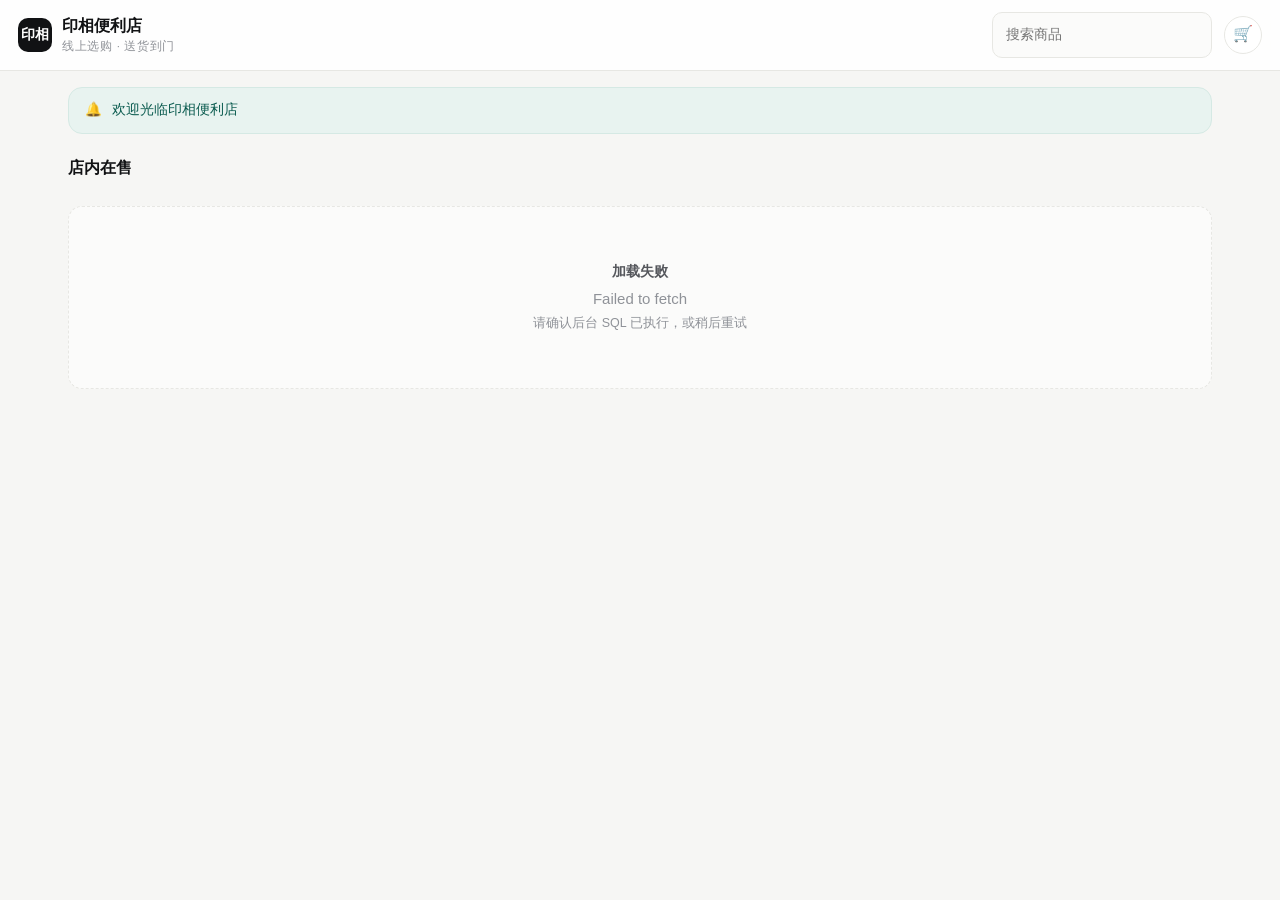
<file: index.html>
﻿<!DOCTYPE html>
<html lang="zh-CN">
<head>
<meta charset="UTF-8">
<meta name="viewport" content="width=device-width, initial-scale=1, viewport-fit=cover">
<meta name="theme-color" content="#f6f6f4">
<title>印相便利店 · 在线选购</title>
<meta name="description" content="印相便利店在线选购：饮料整箱更划算，手机号注册即可下单。">
<link rel="stylesheet" href="assets/css/style.css?v=1.8">
<link rel="icon" href="data:image/svg+xml,<svg xmlns='http://www.w3.org/2000/svg' viewBox='0 0 32 32'><rect width='32' height='32' rx='8' fill='%23111214'/><text x='16' y='22' font-size='16' font-family='sans-serif' font-weight='700' fill='%23fff' text-anchor='middle'>印</text></svg>">
</head>
<body>

<header class="topbar">
  <div class="brand">
    <div class="brand-mark">印相</div>
    <div class="brand-text">
      <div class="brand-name" id="shopName">印相便利店</div>
      <div class="brand-sub" id="shopHours">线上选购 · 送货到门</div>
    </div>
  </div>
  <div class="topbar-spacer"></div>
  <input class="input hidden" id="searchInput" placeholder="搜索商品" style="max-width:220px" autocomplete="off">
  <button class="btn btn-icon" id="btnOpenCart" title="购物车" style="position:relative">
    <span style="font-size:16px">🛒</span>
    <span id="cartDot" class="hidden" style="position:absolute;top:-2px;right:-2px;min-width:17px;height:17px;padding:0 4px;border-radius:9px;background:var(--accent);color:#fff;font-size:10px;line-height:17px;font-weight:600"></span>
  </button>
</header>

<main class="page">
  <div class="wrap">

    <!-- ============================ 商品 ============================ -->
    <section id="viewShop">
      <div class="notice" id="noticeBar">
        <span>🔔</span><span id="noticeText">欢迎光临印相便利店</span>
      </div>

      <!-- 首页秒杀横条（有活动才显示） -->
      <div id="homeSeckill" class="home-seckill hidden">
        <div class="hs-head" data-hs-go>
          <span class="hs-title">⚡ 限时秒杀</span>
          <span class="hs-countdown" id="hsCountdown"></span>
          <span class="hs-more">全部 ›</span>
        </div>
        <div class="hs-scroll" id="hsList"></div>
      </div>

      <div class="section">
        <div class="section-head">
          <h2>店内在售</h2>
          <span class="muted" id="productCount"></span>
        </div>
        <div class="chips" id="categoryChips" style="margin-bottom:14px"></div>
        <div class="grid" id="productGrid"></div>
      </div>
    </section>

    <!-- ============================ 秒杀 ============================ -->
    <section id="viewSeckill" class="hidden">
      <div class="seckill-hero">
        <button class="sk-back" type="button" data-sk-back aria-label="返回选购页">‹ 返回</button>
        <div>
          <h2 style="margin:0">⚡ 限时秒杀</h2>
          <div class="seckill-hero-sub" id="seckillHint">整点开抢 · 售完即止</div>
        </div>
        <div class="seckill-countdown" id="seckillCountdown">--:--:--</div>
      </div>
      <div id="seckillList" class="seckill-list"></div>
    </section>

    <!-- ============================ 订单 ============================ -->
    <section id="viewOrders" class="hidden">
      <div class="section-head" style="margin-top:20px">
        <h2>我的订单</h2>
        <span class="muted" id="orderHint"></span>
      </div>
      <div id="orderList"></div>
    </section>

    <!-- ============================= 我的 ============================= -->
    <section id="viewMe" class="hidden">
      <div class="card profile-head" style="margin-top:20px">
        <div class="avatar" id="meAvatar">游</div>
        <div style="min-width:0">
          <div style="font-size:16px;font-weight:600" id="meName">未登录</div>
          <div class="muted small" id="mePhone">登录后可下单与查看订单</div>
        </div>
      </div>

      <div class="card menu-list" style="margin-top:14px">
        <div class="menu-row" data-me="profile">
          <span class="label">收货信息</span><span class="value" id="meAddress">未填写</span><span class="arrow">›</span>
        </div>
        <div class="menu-row" data-me="invite">
          <span class="label">我的邀请码</span><span class="value" id="meInvite">-</span><span class="arrow">›</span>
        </div>
        <div class="menu-row" data-me="password">
          <span class="label">修改密码</span><span class="arrow">›</span>
        </div>
      </div>

      <div class="card menu-list" style="margin-top:14px">
        <div class="menu-row" data-me="orders">
          <span class="label">全部订单</span><span class="value" id="meOrderCount">0 单</span><span class="arrow">›</span>
        </div>
        <div class="menu-row" data-me="contact">
          <span class="label">联系商家</span><span class="value" id="meContact">-</span><span class="arrow">›</span>
        </div>
      </div>

      <div style="margin-top:16px">
        <button class="btn btn-block" id="btnLogout">退出登录</button>
        <p class="hint center" style="margin-top:14px">商家入口：<a href="admin.html" style="text-decoration:underline">进入后台</a></p>
      </div>
    </section>

  </div>
</main>

<!-- 购物车浮条 -->
<div class="cartbar hidden" id="cartBar">
  <div class="cartbar-inner">
    <div>
      <div class="cartbar-sub" id="cartBarSub">共 0 件</div>
      <div class="cartbar-total" id="cartBarTotal">¥0.00</div>
    </div>
    <div style="flex:1"></div>
    <button class="btn btn-accent" id="btnCheckout">去结算</button>
  </div>
</div>

<!-- 底部标签栏 -->
<nav class="tabbar" id="tabBar">
  <button data-tab="shop" class="active"><span class="ico">🛍️</span>选购</button>
  <button data-tab="seckill"><span class="ico">⚡</span>秒杀</button>
  <button data-tab="orders"><span class="ico">📦</span>订单</button>
  <button data-tab="me"><span class="ico">👤</span>我的</button>
</nav>

<div id="modalHost"></div>
<div id="drawerHost"></div>
<div class="toast-host" id="toastHost"></div>

<script src="assets/js/api.js?v=1.8"></script>
<script src="assets/js/app.js?v=1.8"></script>
</body>
</html>
</file>
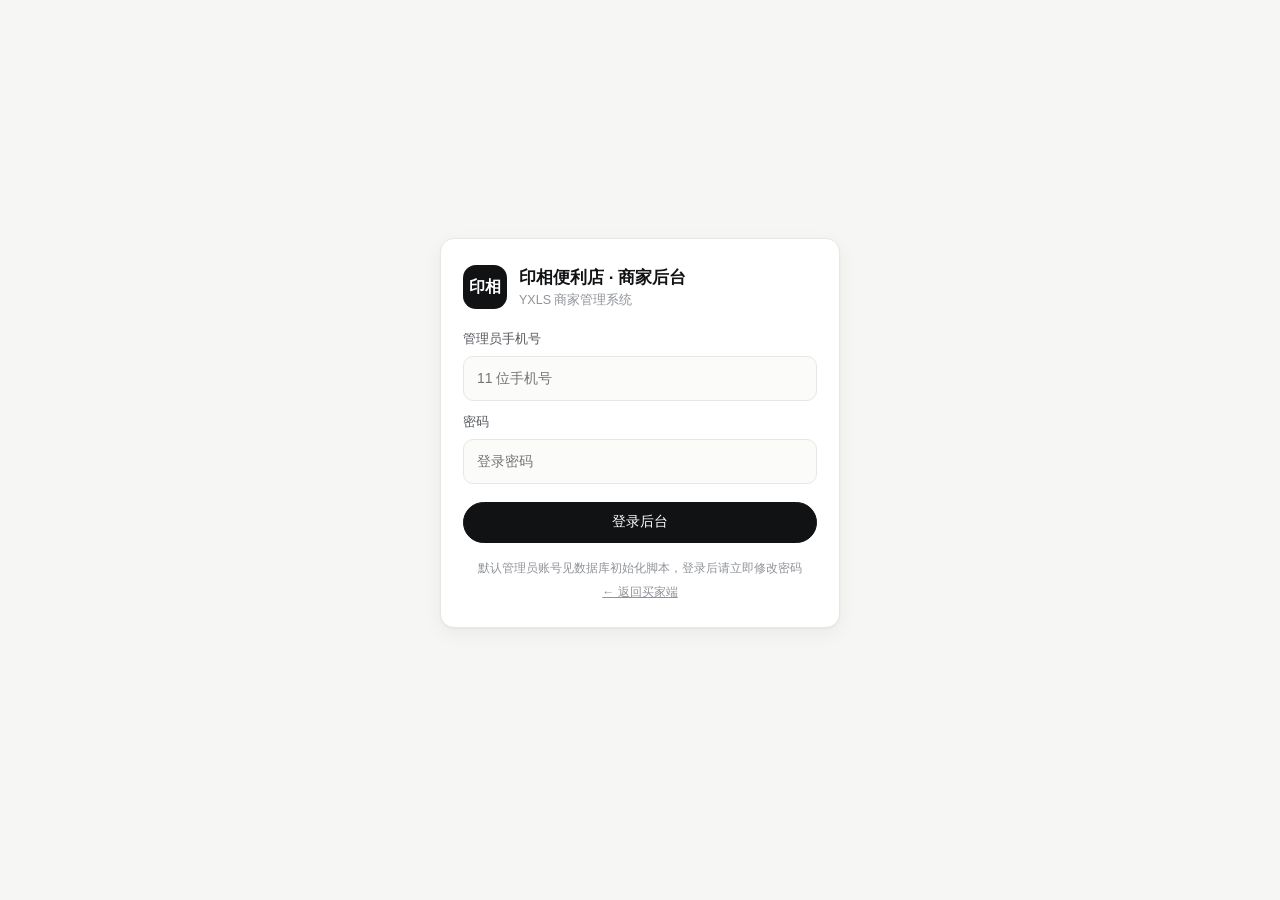
<file: admin.html>
﻿<!DOCTYPE html>
<html lang="zh-CN">
<head>
<meta charset="UTF-8">
<meta name="viewport" content="width=device-width, initial-scale=1, viewport-fit=cover">
<meta name="theme-color" content="#f6f6f4">
<title>印相便利店 · 商家后台</title>
<link rel="stylesheet" href="assets/css/style.css?v=1.8">
<link rel="icon" href="data:image/svg+xml,<svg xmlns='http://www.w3.org/2000/svg' viewBox='0 0 32 32'><rect width='32' height='32' rx='8' fill='%23111214'/><text x='16' y='22' font-size='16' font-family='sans-serif' font-weight='700' fill='%23fff' text-anchor='middle'>商</text></svg>">
</head>
<body>

<!-- ============================ 登录屏 ============================ -->
<div id="loginScreen" class="auth-wrap">
  <div class="card auth-card">
    <div class="auth-logo">
      <div class="brand-mark">印相</div>
      <div>
        <div style="font-size:17px;font-weight:650">印相便利店 · 商家后台</div>
        <div class="muted small">YXLS 商家管理系统</div>
      </div>
    </div>
    <div class="field"><label>管理员手机号</label><input class="input" id="lgPhone" inputmode="numeric" maxlength="11" placeholder="11 位手机号"></div>
    <div class="field"><label>密码</label><input class="input" id="lgPwd" type="password" placeholder="登录密码"></div>
    <button class="btn btn-primary btn-block" id="lgBtn" style="margin-top:6px">登录后台</button>
    <p class="hint center" style="margin-top:16px">默认管理员账号见数据库初始化脚本，登录后请立即修改密码</p>
    <p class="hint center"><a href="index.html" style="text-decoration:underline">← 返回买家端</a></p>
  </div>
</div>

<!-- ============================ 后台主体 ============================ -->
<div id="adminShell" class="admin-shell hidden">

  <aside class="admin-side">
    <div class="admin-side-head">
      <div class="brand-mark">印相</div>
      <div class="admin-side-info">
        <div style="font-size:15px;font-weight:650">商家后台</div>
        <div class="muted small" id="sideUser">-</div>
      </div>
    </div>
    <nav class="admin-nav" id="adminNav">
      <button data-view="overview" class="active">📊 经营概览</button>
      <button data-view="orders">📦 订单管理</button>
      <button data-view="products">🥤 商品管理</button>
      <button data-view="seckills">⚡ 秒杀活动</button>
      <button data-view="invites">🎟️ 邀请码</button>
      <button data-view="customers">👥 客户管理</button>
      <button data-view="settings">⚙️ 店铺设置</button>
    </nav>
    <div class="admin-side-foot">
      <button class="btn btn-block btn-sm" id="btnToShop">查看买家端</button>
      <button class="btn btn-block btn-sm" id="btnAdminLogout" style="margin-top:8px">退出登录</button>
    </div>
  </aside>

  <div class="admin-main">
    <header class="admin-head">
      <h1 id="viewTitle">经营概览</h1>
      <button class="btn btn-sm" id="btnRefresh">刷新</button>
      <button class="btn btn-sm btn-primary hidden" id="btnPrimary">新增</button>
    </header>
    <div class="admin-body" id="adminBody"></div>
  </div>

</div>

<div id="modalHost"></div>
<div id="drawerHost"></div>
<div class="toast-host" id="toastHost"></div>

<script src="assets/js/api.js?v=1.8"></script>
<script src="assets/js/admin.js?v=1.8"></script>
</body>
</html>
</file>
<file: assets/css/style.css>
/* ============================================================================
   印相便利店 · YXLS Store  —  通用样式
   设计基调：极简黑白 + 单一墨绿点缀，兼顾手机 / 平板 / 电脑
   ========================================================================== */

:root {
  --bg: #f6f6f4;
  --surface: #ffffff;
  --surface-2: #fbfbfa;
  --ink: #111214;
  --ink-2: #55575c;
  --ink-3: #8f9298;
  --line: #e7e7e3;
  --line-2: #f0f0ec;
  --accent: #0e7c6b;
  --accent-ink: #0a5b4f;
  --accent-soft: #e8f3f0;
  --danger: #c0392b;
  --danger-soft: #fdeceb;
  --warn: #b7791f;
  --warn-soft: #fdf5e6;
  --ok: #1f7a4d;
  --ok-soft: #eaf6ef;
  --radius: 14px;
  --radius-sm: 10px;
  --shadow-1: 0 1px 2px rgba(17, 18, 20, .04), 0 6px 20px rgba(17, 18, 20, .05);
  --shadow-2: 0 10px 40px rgba(17, 18, 20, .14);
  --tab-h: 58px;
  --font: -apple-system, BlinkMacSystemFont, "PingFang SC", "Hiragino Sans GB",
          "Microsoft YaHei", "Segoe UI", Roboto, Helvetica, Arial, sans-serif;
}

* { box-sizing: border-box; -webkit-tap-highlight-color: transparent; }

html, body {
  margin: 0;
  padding: 0;
  background: var(--bg);
  color: var(--ink);
  font-family: var(--font);
  font-size: 15px;
  line-height: 1.55;
  -webkit-font-smoothing: antialiased;
}

body.no-scroll { overflow: hidden; }

img { display: block; max-width: 100%; }
button, input, select, textarea { font: inherit; color: inherit; }
a { color: inherit; text-decoration: none; }
h1, h2, h3, h4 { margin: 0; font-weight: 600; letter-spacing: -.01em; }
p { margin: 0; }

.hidden { display: none !important; }
.muted { color: var(--ink-3); }
.small { font-size: 12.5px; }
.mono { font-family: ui-monospace, SFMono-Regular, Menlo, Consolas, monospace; }
.nowrap { white-space: nowrap; }
.center { text-align: center; }

/* ---------------------------------------------------------------- 顶栏 */
.topbar {
  position: sticky; top: 0; z-index: 40;
  display: flex; align-items: center; gap: 12px;
  padding: 12px 18px;
  background: rgba(255, 255, 255, .86);
  backdrop-filter: saturate(180%) blur(14px);
  border-bottom: 1px solid var(--line);
}
.brand { display: flex; align-items: center; gap: 10px; min-width: 0; }
.brand-mark {
  width: 34px; height: 34px; border-radius: 10px; flex: 0 0 auto;
  background: var(--ink); color: #fff;
  display: grid; place-items: center;
  font-size: 14px; font-weight: 700; letter-spacing: .5px;
}
.brand-text { min-width: 0; }
.brand-name { font-size: 16px; font-weight: 650; white-space: nowrap; overflow: hidden; text-overflow: ellipsis; }
.brand-sub { font-size: 11.5px; color: var(--ink-3); letter-spacing: .06em; }
.topbar-spacer { flex: 1; }

/* ---------------------------------------------------------------- 通用块 */
.wrap { max-width: 1180px; margin: 0 auto; padding: 0 18px; }
.page { padding-bottom: calc(var(--tab-h) + 84px); }
.section { margin-top: 22px; }
.section-head {
  display: flex; align-items: baseline; gap: 10px;
  margin: 0 0 12px;
}
.section-head h2 { font-size: 16px; }
.section-head .muted { font-size: 12.5px; }

.card {
  background: var(--surface);
  border: 1px solid var(--line);
  border-radius: var(--radius);
  box-shadow: var(--shadow-1);
}
.pad { padding: 16px; }

/* ---------------------------------------------------------------- 公告 */
.notice {
  margin-top: 16px;
  display: flex; align-items: center; gap: 10px;
  padding: 12px 16px;
  border-radius: var(--radius);
  background: var(--accent-soft);
  color: var(--accent-ink);
  font-size: 13.5px;
  border: 1px solid #d5e9e4;
}
.notice b { font-weight: 600; }

/* ---------------------------------------------------------------- 按钮 */
.btn {
  display: inline-flex; align-items: center; justify-content: center; gap: 6px;
  padding: 9px 16px;
  border-radius: 999px;
  border: 1px solid var(--line);
  background: var(--surface);
  color: var(--ink);
  font-size: 13.5px; font-weight: 500;
  cursor: pointer;
  transition: transform .12s ease, background .15s ease, border-color .15s ease, opacity .15s ease;
  white-space: nowrap;
}
.btn:hover { border-color: #d8d8d3; }
.btn:active { transform: scale(.975); }
.btn[disabled] { opacity: .5; cursor: not-allowed; }
.btn-primary { background: var(--ink); border-color: var(--ink); color: #fff; }
.btn-primary:hover { background: #000; border-color: #000; }
.btn-accent { background: var(--accent); border-color: var(--accent); color: #fff; }
.btn-accent:hover { background: var(--accent-ink); border-color: var(--accent-ink); }
.btn-ghost { background: transparent; }
.btn-danger { color: var(--danger); border-color: #f0d7d4; background: var(--danger-soft); }
.btn-sm { padding: 6px 12px; font-size: 12.5px; }
.btn-block { width: 100%; }
.btn-icon { padding: 9px; width: 38px; height: 38px; border-radius: 50%; }

/* ---------------------------------------------------------------- 表单 */
.field { margin-bottom: 12px; }
.field > label {
  display: block; margin-bottom: 6px;
  font-size: 12.5px; color: var(--ink-2); font-weight: 500;
}
.input, .select, .textarea {
  width: 100%;
  padding: 11px 13px;
  border: 1px solid var(--line);
  border-radius: var(--radius-sm);
  background: var(--surface-2);
  outline: none;
  transition: border-color .15s ease, background .15s ease, box-shadow .15s ease;
  font-size: 14px;
}
.input:focus, .select:focus, .textarea:focus {
  border-color: var(--accent);
  background: #fff;
  box-shadow: 0 0 0 3px rgba(14, 124, 107, .10);
}
.textarea { min-height: 76px; resize: vertical; }
.field-row { display: flex; gap: 10px; }
.field-row > * { flex: 1; min-width: 0; }
.hint { margin-top: 6px; font-size: 12px; color: var(--ink-3); line-height: 1.5; }

/* ---------------------------------------------------------------- 分类 */
.chips { display: flex; gap: 8px; flex-wrap: wrap; }
.chip {
  padding: 7px 15px;
  border-radius: 999px;
  border: 1px solid var(--line);
  background: var(--surface);
  font-size: 13px; color: var(--ink-2);
  cursor: pointer;
  transition: all .15s ease;
}
.chip:hover { border-color: #d8d8d3; }
.chip.active { background: var(--ink); border-color: var(--ink); color: #fff; }

/* ---------------------------------------------------------------- 商品网格 */
.grid {
  display: grid;
  grid-template-columns: repeat(auto-fill, minmax(158px, 1fr));
  gap: 12px;
}
.product {
  background: var(--surface);
  border: 1px solid var(--line);
  border-radius: var(--radius);
  overflow: hidden;
  display: flex; flex-direction: column;
  transition: transform .16s ease, box-shadow .16s ease, border-color .16s ease;
}
@media (hover: hover) {
  .product:hover { transform: translateY(-2px); box-shadow: var(--shadow-1); border-color: #dedcd6; }
}
.product-media {
  position: relative;
  aspect-ratio: 1 / 1;
  background: #f2f1ee;
  overflow: hidden;
}
.product-media img { width: 100%; height: 100%; object-fit: cover; }
.product-tag {
  position: absolute; top: 8px; left: 8px;
  padding: 3px 8px; border-radius: 999px;
  background: rgba(17, 18, 20, .78); color: #fff;
  font-size: 11px; letter-spacing: .02em;
  backdrop-filter: blur(4px);
}
.product-body { padding: 10px 11px 12px; display: flex; flex-direction: column; gap: 8px; flex: 1; }
.product-name {
  font-size: 13.5px; font-weight: 550; line-height: 1.42;
  display: -webkit-box; -webkit-line-clamp: 2; -webkit-box-orient: vertical;
  overflow: hidden; min-height: 38px;
}
.product-meta { font-size: 11.5px; color: var(--ink-3); }
.price-row { display: flex; align-items: baseline; gap: 6px; flex-wrap: wrap; }
.price { font-size: 17px; font-weight: 650; letter-spacing: -.02em; }
.price-unit { font-size: 11.5px; color: var(--ink-3); }
.price-old { font-size: 11.5px; color: var(--ink-3); text-decoration: line-through; }
.product-actions { margin-top: auto; display: flex; gap: 6px; }
.unit-toggle { display: flex; border: 1px solid var(--line); border-radius: 999px; overflow: hidden; }
.unit-toggle button {
  border: 0; background: transparent; cursor: pointer;
  padding: 6px 11px; font-size: 12px; color: var(--ink-2);
}
.unit-toggle button.active { background: var(--ink); color: #fff; }
.stock-out { font-size: 11.5px; color: var(--danger); }

.empty {
  padding: 54px 20px; text-align: center; color: var(--ink-3);
  border: 1px dashed var(--line); border-radius: var(--radius);
  background: var(--surface-2);
}
.empty strong { display: block; color: var(--ink-2); margin-bottom: 4px; font-size: 14px; }

/* ---------------------------------------------------------------- 底部标签栏 */
.tabbar {
  position: fixed; left: 0; right: 0; bottom: 0; z-index: 45;
  height: calc(var(--tab-h) + env(safe-area-inset-bottom));
  padding-bottom: env(safe-area-inset-bottom);
  display: grid; grid-template-columns: repeat(3, 1fr);
  background: rgba(255, 255, 255, .94);
  backdrop-filter: saturate(180%) blur(14px);
  border-top: 1px solid var(--line);
}
.tabbar button {
  border: 0; background: transparent; cursor: pointer;
  display: flex; flex-direction: column; align-items: center; justify-content: center; gap: 2px;
  font-size: 11px; color: var(--ink-3); position: relative;
}
.tabbar button.active { color: var(--ink); font-weight: 600; }
.tabbar .ico { font-size: 17px; line-height: 1; }
.tabbar .dot {
  position: absolute; top: 8px; right: 50%; transform: translateX(20px);
  min-width: 16px; height: 16px; padding: 0 4px; border-radius: 8px;
  background: var(--accent); color: #fff; font-size: 10px; line-height: 16px; font-weight: 600;
}

/* ---------------------------------------------------------------- 购物车浮条 */
.cartbar {
  position: fixed; left: 0; right: 0; z-index: 44;
  bottom: calc(var(--tab-h) + env(safe-area-inset-bottom));
  padding: 0 14px 10px;
  pointer-events: none;
}
.cartbar-inner {
  pointer-events: auto;
  max-width: 1180px; margin: 0 auto;
  display: flex; align-items: center; gap: 12px;
  padding: 10px 10px 10px 16px;
  border-radius: 999px;
  background: var(--ink); color: #fff;
  box-shadow: var(--shadow-2);
}
.cartbar-total { font-size: 17px; font-weight: 650; }
.cartbar-sub { font-size: 11.5px; opacity: .68; }
.cartbar .btn { border-color: transparent; }

/* ---------------------------------------------------------------- 弹层 */
.modal-mask {
  position: fixed; inset: 0; z-index: 60;
  background: rgba(17, 18, 20, .42);
  backdrop-filter: blur(2px);
  display: flex; align-items: center; justify-content: center;
  padding: 18px;
}
@keyframes fade { from { opacity: 0 } to { opacity: 1 } }
@keyframes rise { from { transform: translateY(14px) } to { transform: none } }
.modal {
  width: 100%; max-width: 440px; max-height: 88vh; overflow: auto;
  background: var(--surface); border-radius: 18px;
  box-shadow: var(--shadow-2);
  animation: rise .2s ease;
}
.modal-lg { max-width: 620px; }
.modal-head {
  position: sticky; top: 0; z-index: 2;
  display: flex; align-items: center; gap: 10px;
  padding: 16px 18px 12px; background: var(--surface);
  border-bottom: 1px solid var(--line-2);
}
.modal-head h3 { font-size: 15.5px; flex: 1; }
.modal-body { padding: 16px 18px; }
.modal-foot {
  display: flex; gap: 10px;
  padding: 12px 18px 18px;
}
.modal-foot .btn { flex: 1; }
.x-btn {
  border: 0; background: var(--surface-2); color: var(--ink-2);
  width: 30px; height: 30px; border-radius: 50%; cursor: pointer; flex: 0 0 auto;
  display: grid; place-items: center; font-size: 15px; line-height: 1;
}
.x-btn:hover { background: var(--line-2); }

/* ---------------------------------------------------------------- 抽屉 */
.drawer-mask {
  position: fixed; inset: 0; z-index: 55;
  background: rgba(17, 18, 20, .38);
}
.drawer {
  position: fixed; z-index: 56; right: 0; top: 0; bottom: 0;
  width: min(420px, 100%);
  background: var(--surface);
  display: flex; flex-direction: column;
  box-shadow: var(--shadow-2);
  animation: slidein .22s ease;
}
@keyframes slidein { from { transform: translateX(30px) } to { transform: none } }
.drawer-head {
  display: flex; align-items: center; gap: 10px;
  padding: 16px 18px; border-bottom: 1px solid var(--line-2);
}
.drawer-head h3 { flex: 1; font-size: 15.5px; }
.drawer-body { flex: 1; overflow: auto; padding: 12px 18px; }
.drawer-foot { padding: 14px 18px calc(18px + env(safe-area-inset-bottom)); border-top: 1px solid var(--line-2); }

/* ---------------------------------------------------------------- 列表行 */
.line-item { display: flex; gap: 12px; padding: 12px 0; border-bottom: 1px solid var(--line-2); }
.line-item:last-child { border-bottom: 0; }
.line-thumb {
  width: 58px; height: 58px; border-radius: 10px; flex: 0 0 auto;
  background: #f2f1ee; object-fit: cover;
}
.line-main { flex: 1; min-width: 0; }
.line-title { font-size: 13.5px; font-weight: 550; line-height: 1.4; }
.line-sub { font-size: 12px; color: var(--ink-3); margin-top: 2px; }
.line-right { text-align: right; flex: 0 0 auto; display: flex; flex-direction: column; align-items: flex-end; gap: 6px; }

.qty {
  display: inline-flex; align-items: center; gap: 0;
  border: 1px solid var(--line); border-radius: 999px; overflow: hidden;
}
.qty button {
  border: 0; background: transparent; cursor: pointer;
  width: 28px; height: 28px; font-size: 15px; color: var(--ink-2);
}
.qty button:hover { background: var(--line-2); }
.qty span { min-width: 30px; text-align: center; font-size: 13px; font-weight: 550; }

/* ---------------------------------------------------------------- 徽标 */
.badge {
  display: inline-flex; align-items: center; gap: 4px;
  padding: 3px 9px; border-radius: 999px;
  font-size: 11.5px; font-weight: 550;
  background: var(--line-2); color: var(--ink-2);
}
.badge-pending { background: var(--warn-soft); color: var(--warn); }
.badge-confirmed { background: #eaf1fb; color: #2a5db0; }
.badge-delivering { background: var(--accent-soft); color: var(--accent-ink); }
.badge-completed { background: var(--ok-soft); color: var(--ok); }
.badge-cancelled { background: var(--line-2); color: var(--ink-3); }

/* ---------------------------------------------------------------- 订单卡 */
.order-card { padding: 14px 16px; margin-bottom: 12px; }
.order-top { display: flex; align-items: center; gap: 8px; margin-bottom: 10px; flex-wrap: wrap; }
.order-no { font-size: 12.5px; color: var(--ink-3); font-family: ui-monospace, monospace; }
.order-items { display: flex; flex-direction: column; gap: 6px; }
.order-item-row { display: flex; justify-content: space-between; gap: 10px; font-size: 13px; }
.order-foot {
  margin-top: 12px; padding-top: 12px; border-top: 1px dashed var(--line);
  display: flex; align-items: center; gap: 10px; flex-wrap: wrap;
}
.order-total { margin-left: auto; font-size: 13px; color: var(--ink-2); }
.order-total b { font-size: 16px; color: var(--ink); }

/* ---------------------------------------------------------------- 提示条 */
.toast-host {
  position: fixed; left: 50%; bottom: calc(var(--tab-h) + 110px); z-index: 90;
  transform: translateX(-50%);
  display: flex; flex-direction: column; gap: 8px; align-items: center;
  pointer-events: none; width: max-content; max-width: 92vw;
}
.toast {
  padding: 10px 18px; border-radius: 999px;
  background: rgba(17, 18, 20, .92); color: #fff;
  font-size: 13.5px; box-shadow: var(--shadow-2);
  animation: rise .18s ease;
}
.toast.err { background: rgba(192, 57, 43, .95); }
.toast.ok { background: rgba(14, 124, 107, .95); }

/* ---------------------------------------------------------------- 登录页 */
.auth-wrap {
  min-height: 100vh; display: grid; place-items: center; padding: 26px 18px 60px;
}
.auth-card { width: 100%; max-width: 400px; padding: 26px 22px; }
.auth-logo { display: flex; align-items: center; gap: 12px; margin-bottom: 20px; }
.auth-logo .brand-mark { width: 44px; height: 44px; border-radius: 13px; font-size: 16px; }
.seg {
  display: flex; padding: 3px; gap: 3px;
  background: var(--line-2); border-radius: 999px; margin-bottom: 18px;
}
.seg button {
  flex: 1; border: 0; background: transparent; cursor: pointer;
  padding: 8px; border-radius: 999px; font-size: 13.5px; color: var(--ink-2);
  transition: all .15s ease;
}
.seg button.active { background: var(--surface); color: var(--ink); font-weight: 600; box-shadow: var(--shadow-1); }

/* ---------------------------------------------------------------- 我的 */
.profile-head {
  display: flex; align-items: center; gap: 14px;
  padding: 20px 18px;
}
.avatar {
  width: 54px; height: 54px; border-radius: 50%; flex: 0 0 auto;
  background: var(--ink); color: #fff; display: grid; place-items: center;
  font-size: 19px; font-weight: 650;
}
.menu-list { padding: 4px 0; }
.menu-row {
  display: flex; align-items: center; gap: 12px;
  padding: 14px 18px; cursor: pointer;
  border-bottom: 1px solid var(--line-2);
}
.menu-row:last-child { border-bottom: 0; }
.menu-row:hover { background: var(--surface-2); }
.menu-row .arrow { margin-left: auto; color: var(--ink-3); font-size: 15px; }
.menu-row .label { font-size: 14px; }
.menu-row .value { margin-left: auto; color: var(--ink-3); font-size: 13px; }

/* ================================================================ 商家后台 */
.admin-shell { display: flex; min-height: 100vh; }
.admin-side {
  width: 214px; flex: 0 0 auto;
  background: var(--surface); border-right: 1px solid var(--line);
  display: flex; flex-direction: column;
  position: sticky; top: 0; height: 100vh;
}
.admin-side-head { padding: 20px 18px 14px; border-bottom: 1px solid var(--line-2); }
.admin-nav { flex: 1; overflow: auto; padding: 10px; display: flex; flex-direction: column; gap: 2px; }
.admin-nav button {
  display: flex; align-items: center; gap: 10px;
  border: 0; background: transparent; cursor: pointer;
  padding: 10px 12px; border-radius: var(--radius-sm);
  font-size: 13.5px; color: var(--ink-2); text-align: left;
}
.admin-nav button:hover { background: var(--surface-2); }
.admin-nav button.active { background: var(--ink); color: #fff; font-weight: 550; }
.admin-side-foot { padding: 12px; border-top: 1px solid var(--line-2); }
.admin-main { flex: 1; min-width: 0; }
.admin-head {
  position: sticky; top: 0; z-index: 30;
  display: flex; align-items: center; gap: 12px; flex-wrap: wrap;
  padding: 16px 22px;
  background: rgba(246, 246, 244, .9);
  backdrop-filter: saturate(180%) blur(12px);
  border-bottom: 1px solid var(--line);
}
.admin-head h1 { font-size: 18px; flex: 1; min-width: 140px; }
.admin-body { padding: 20px 22px 80px; }

.stat-grid {
  display: grid; gap: 12px;
  grid-template-columns: repeat(auto-fit, minmax(160px, 1fr));
}
.stat { padding: 16px; }
.stat-label { font-size: 12.5px; color: var(--ink-3); }
.stat-value { font-size: 25px; font-weight: 650; letter-spacing: -.02em; margin-top: 4px; }
.stat-sub { font-size: 12px; color: var(--ink-3); margin-top: 2px; }

.table-wrap { overflow: auto; border-radius: var(--radius); }
table.data { width: 100%; border-collapse: collapse; min-width: 640px; }
table.data th, table.data td {
  padding: 11px 14px; text-align: left; font-size: 13px;
  border-bottom: 1px solid var(--line-2); vertical-align: middle;
}
table.data th { font-size: 12px; color: var(--ink-3); font-weight: 550; background: var(--surface-2); position: sticky; top: 0; }
table.data tbody tr:hover { background: var(--surface-2); }
table.data td.num { text-align: right; font-variant-numeric: tabular-nums; white-space: nowrap; }

.thumb-sm { width: 40px; height: 40px; border-radius: 8px; object-fit: cover; background: #f2f1ee; }

.toolbar { display: flex; gap: 8px; flex-wrap: wrap; align-items: center; margin-bottom: 14px; }
.toolbar .input, .toolbar .select { width: auto; min-width: 150px; }
.toolbar .grow { flex: 1; }

/* ---------------------------------------------------------------- 响应式 */
@media (max-width: 900px) {
  .admin-shell { display: block; }
  .admin-side {
    position: static; width: auto; height: auto; flex-direction: column;
    border-right: 0; border-bottom: 1px solid var(--line);
  }
  .admin-side-head { padding: 14px 16px 10px; display: flex; align-items: center; gap: 12px; }
  .admin-side-head .admin-side-info { flex: 1; }
  .admin-nav {
    flex-direction: row; overflow-x: auto; padding: 8px 10px;
    gap: 6px; scrollbar-width: none;
  }
  .admin-nav::-webkit-scrollbar { display: none; }
  .admin-nav button { white-space: nowrap; padding: 8px 14px; border: 1px solid var(--line); border-radius: 999px; }
  .admin-nav button.active { border-color: var(--ink); }
  .admin-side-foot { display: none; }
  .admin-head { padding: 14px 16px; }
  .admin-body { padding: 16px 16px 90px; }
}

@media (max-width: 560px) {
  body { font-size: 14.5px; }
  .wrap { padding: 0 14px; }
  .topbar { padding: 11px 14px; }
  .grid { grid-template-columns: repeat(auto-fill, minmax(148px, 1fr)); gap: 10px; }
  .product-name { font-size: 13px; min-height: 36px; }
  .price { font-size: 16px; }
  .drawer {
    top: auto; left: 0; right: 0; bottom: 0;
    width: 100%; max-height: 82vh;
    border-radius: 18px 18px 0 0;
    animation: rise .2s ease;
  }
  .modal { max-height: 92vh; border-radius: 16px; }
  .stat-value { font-size: 22px; }
  .toolbar .input, .toolbar .select { width: 100%; min-width: 0; }
  .line-thumb { width: 50px; height: 50px; }
}

@media (min-width: 901px) {
  .tabbar { display: none; }
  .page { padding-bottom: 40px; }
  .cartbar { bottom: 22px; }
  .cartbar-inner { max-width: 560px; margin: 0 auto; }
  .grid { grid-template-columns: repeat(auto-fill, minmax(212px, 1fr)); gap: 16px; }
  .product-name { min-height: 42px; }
  .toast-host { bottom: 96px; }
}

/* ---------------------------------------------------------------- 秒杀专区 */
.seckill-hero {
  margin-top: 18px;
  padding: 18px 20px;
  border-radius: var(--radius);
  background: linear-gradient(120deg, #1b1c1f 0%, #2c2e33 60%, #3a3d44 100%);
  color: #fff;
  display: flex; align-items: center; gap: 14px;
  box-shadow: var(--shadow-1);
}
.sk-back {
  flex: 0 0 auto;
  display: inline-flex; align-items: center;
  padding: 7px 13px 7px 10px;
  border: 1px solid rgba(255, 255, 255, .28); border-radius: 999px;
  background: rgba(255, 255, 255, .14); color: #fff;
  font-size: 13px; line-height: 1; cursor: pointer;
  transition: background .18s ease, transform .12s ease;
}
.sk-back:hover { background: rgba(255, 255, 255, .3); }
.sk-back:active { transform: scale(.94); }
.seckill-hero h2 { font-size: 18px; letter-spacing: .02em; }
.seckill-hero-sub { font-size: 12px; opacity: .72; margin-top: 3px; }
.seckill-countdown {
  margin-left: auto;
  font-variant-numeric: tabular-nums;
  font-weight: 650; font-size: 15px;
  background: rgba(255, 255, 255, .12);
  border: 1px solid rgba(255, 255, 255, .18);
  padding: 7px 12px; border-radius: 999px;
  white-space: nowrap;
}
.seckill-list { display: grid; gap: 12px; margin-top: 14px; }
.sk-card {
  display: flex; gap: 14px;
  padding: 14px;
  background: var(--surface);
  border: 1px solid var(--line);
  border-radius: var(--radius);
  box-shadow: var(--shadow-1);
}
.sk-img {
  width: 92px; height: 92px; flex: none;
  border-radius: var(--radius-sm); object-fit: cover; background: #f2f1ee;
}
.sk-main { flex: 1; min-width: 0; display: flex; flex-direction: column; gap: 6px; }
.sk-title { font-weight: 600; font-size: 14.5px; display: flex; align-items: center; gap: 7px; min-width: 0; }
.sk-badge {
  flex: none;
  font-size: 10.5px; font-weight: 700; letter-spacing: .04em;
  color: #fff; background: linear-gradient(120deg, #e5533d, #c0392b);
  padding: 2px 7px; border-radius: 6px;
}
.sk-price-row { display: flex; align-items: baseline; gap: 8px; flex-wrap: wrap; }
.sk-price { color: var(--danger); font-size: 19px; font-weight: 700; font-variant-numeric: tabular-nums; }
.sk-off {
  font-size: 10.5px; font-weight: 700;
  color: var(--danger); background: var(--danger-soft);
  padding: 2px 6px; border-radius: 6px;
}
.sk-progress {
  height: 6px; border-radius: 999px;
  background: var(--warn-soft); overflow: hidden;
}
.sk-progress i { display: block; height: 100%; border-radius: 999px; background: linear-gradient(90deg, #e5533d, #c0392b); transition: width .3s; }
.sk-foot { display: flex; align-items: center; justify-content: space-between; margin-top: auto; }

/* ---- 首页秒杀横条 ---- */
.home-seckill {
  margin: 16px 0 18px;
  border-radius: 16px;
  background: linear-gradient(135deg, #1d2127, #2b1f22 60%, #3a2320);
  padding: 14px 0 12px;
  overflow: hidden;
}
.hs-head { display: flex; align-items: center; gap: 10px; padding: 0 16px 10px; cursor: pointer; }
.hs-title { font-size: 15px; font-weight: 700; color: #ffe9d6; letter-spacing: .02em; }
.hs-countdown {
  font-size: 11.5px; font-weight: 600; color: #ffd9c2;
  background: rgba(255,255,255,.12); border-radius: 999px; padding: 3px 9px;
}
.hs-more { margin-left: auto; font-size: 12px; color: rgba(255,233,214,.65); }
.hs-scroll { display: flex; gap: 10px; overflow-x: auto; padding: 2px 16px 4px; scroll-snap-type: x mandatory; }
.hs-scroll::-webkit-scrollbar { display: none; }
.hs-card {
  flex: 0 0 118px; scroll-snap-align: start;
  background: rgba(255,255,255,.07);
  border: 1px solid rgba(255,255,255,.09);
  border-radius: 12px; padding: 8px;
  display: flex; flex-direction: column; gap: 5px;
  cursor: pointer; transition: transform .15s, background .15s;
}
.hs-card:hover { transform: translateY(-2px); background: rgba(255,255,255,.11); }
.hs-card img { width: 100%; aspect-ratio: 1/1; object-fit: cover; border-radius: 9px; background: #fff; }
.hs-card.is-out { opacity: .55; }
.hs-name { font-size: 12px; font-weight: 600; color: #f4f1ec; white-space: nowrap; overflow: hidden; text-overflow: ellipsis; }
.hs-price { font-size: 14px; font-weight: 700; color: #ff7a45; display: flex; align-items: baseline; gap: 5px; }
.hs-price em {
  font-style: normal; font-size: 10px; font-weight: 700; color: #fff;
  background: linear-gradient(135deg, #ff7a45, #e5533d);
  padding: 1px 5px; border-radius: 5px;
}
.hs-bar { height: 4px; border-radius: 999px; background: rgba(255,255,255,.15); overflow: hidden; }
.hs-bar i { display: block; height: 100%; background: linear-gradient(90deg, #ffb199, #ff5e3a); }
.hs-flag {
  font-size: 10.5px; font-weight: 700; color: #ffd9c2; text-align: center;
  background: rgba(255,122,69,.16); border-radius: 7px; padding: 3px 0;
}
@media (max-width: 560px) {
  .home-seckill { margin: 12px 0 14px; }
  .hs-card { flex: 0 0 104px; }
}

@media (max-width: 560px) {
  .seckill-hero { padding: 14px 16px; }
  .sk-back { padding: 6px 10px 6px 8px; font-size: 12px; }
  .seckill-countdown { font-size: 13px; padding: 6px 10px; }
  .sk-img { width: 76px; height: 76px; }
  .sk-price { font-size: 17px; }
}
</file>
